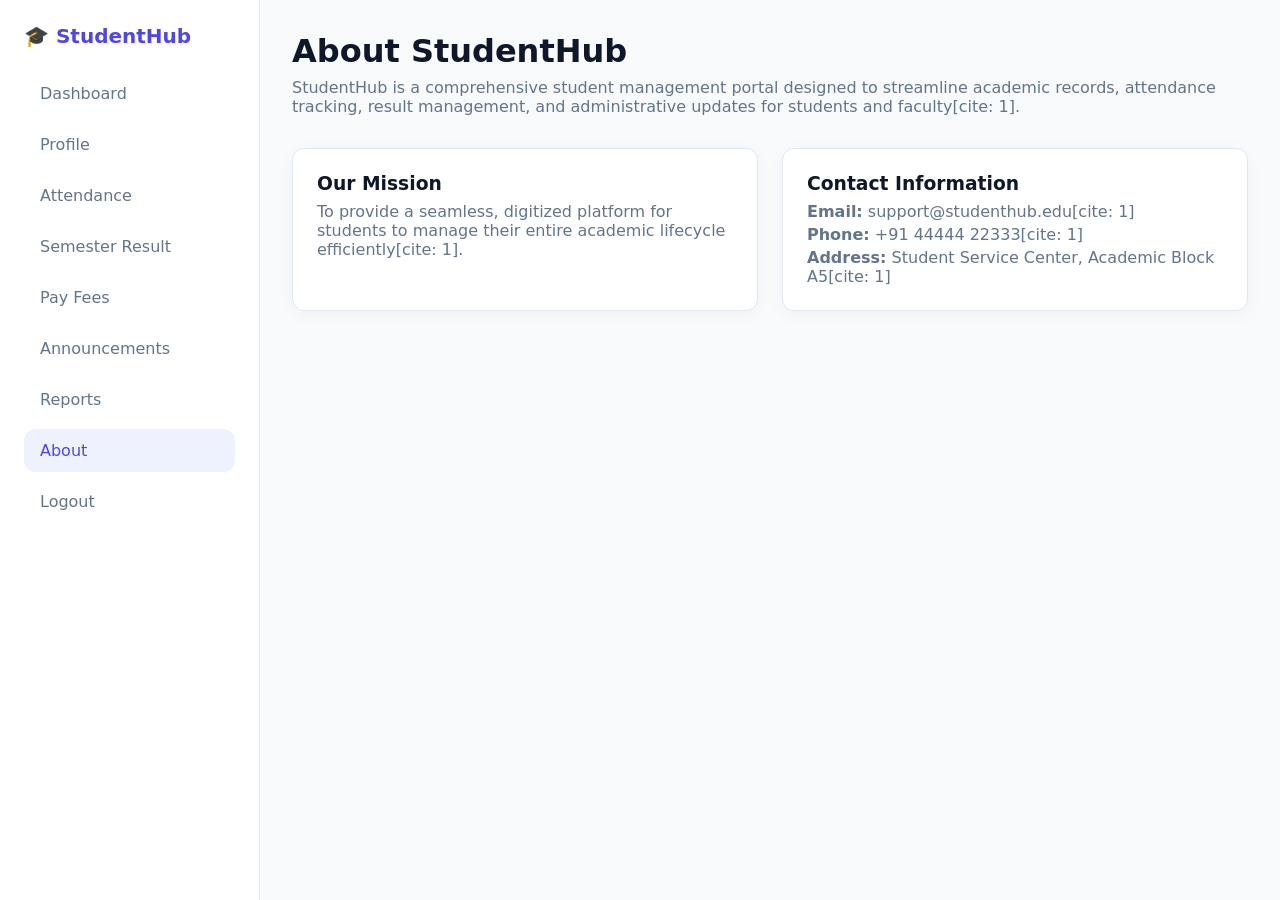
<file: about.html>
<!DOCTYPE html>
<html lang="en">
<head>
  <meta charset="UTF-8">
  <meta name="viewport" content="width=device-width, initial-scale=1.0">
  <title>About - StudentHub</title>
  <link rel="stylesheet" href="assets/css/style.css">
  <script>
    if (localStorage.getItem('theme') === 'dark') {
    document.documentElement.classList.add('dark-theme');
  }
  </script>
</head>
<body>
  <div class="app-container">
    <aside class="sidebar">
      <div class="brand">🎓 StudentHub</div>
      <ul class="nav-links">
        <li><a href="dashboard.html">Dashboard</a></li>
        <li><a href="profile.html">Profile</a></li>
        <li><a href="attendance.html">Attendance</a></li>
        <li><a href="result.html">Semester Result</a></li>
        <li><a href="fees.html">Pay Fees</a></li>
        <li><a href="announcements.html">Announcements</a></li>
        <li><a href="reports.html">Reports</a></li>
        <li><a href="about.html" class="active">About</a></li>
        <li><a href="login.html">Logout</a></li>
      </ul>
    </aside>

    <main class="main-content">
      <h1>About StudentHub</h1>
      <p style="margin-top: 0.5rem; color: var(--text-muted);">
        StudentHub is a comprehensive student management portal designed to streamline academic records, attendance tracking, result management, and administrative updates for students and faculty[cite: 1].
      </p>

      <div class="card-grid" style="margin-top: 2rem;">
        <div class="card">
          <h3>Our Mission</h3>
          <p style="margin-top: 0.5rem; color: var(--text-muted);">
            To provide a seamless, digitized platform for students to manage their entire academic lifecycle efficiently[cite: 1].
          </p>
        </div>

        <div class="card">
          <h3>Contact Information</h3>
          <p style="margin-top: 0.5rem; color: var(--text-muted);"><strong>Email:</strong> support@studenthub.edu[cite: 1]</p>
          <p style="margin-top: 0.25rem; color: var(--text-muted);"><strong>Phone:</strong> +91 44444 22333[cite: 1]</p>
          <p style="margin-top: 0.25rem; color: var(--text-muted);"><strong>Address:</strong> Student Service Center, Academic Block A5[cite: 1]</p>
        </div>
      </div>
    </main>
  </div>
</body>
</html>
</file>
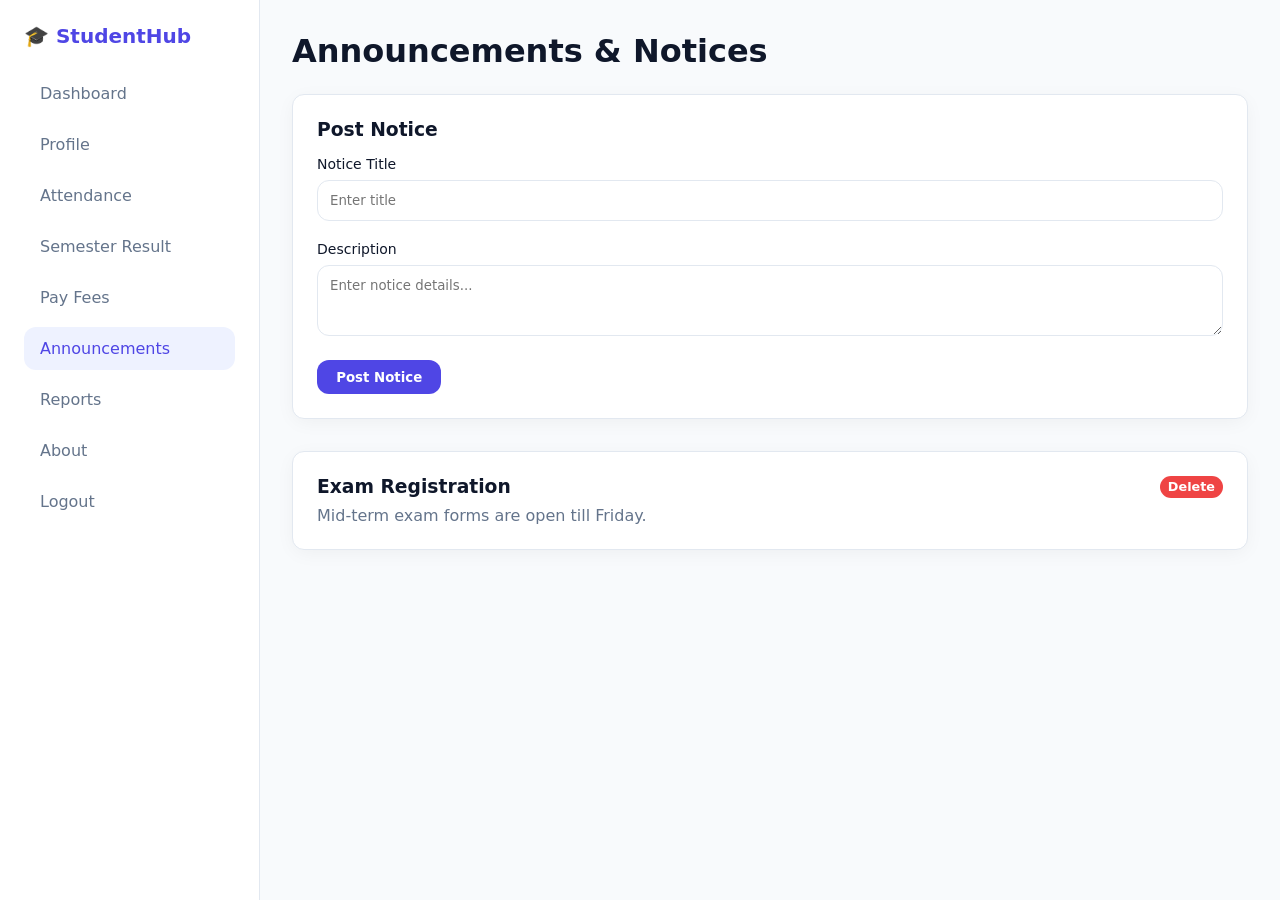
<file: announcements.html>
<!DOCTYPE html>
<html lang="en">
<head>
  <meta charset="UTF-8">
  <meta name="viewport" content="width=device-width, initial-scale=1.0">
  <title>Announcements - StudentHub</title>
  <link rel="stylesheet" href="assets/css/style.css">
</head>
<body>
  <div class="app-container">
    <aside class="sidebar">
      <div class="brand">🎓 StudentHub</div>
      <ul class="nav-links">
        <li><a href="dashboard.html">Dashboard</a></li>
        <li><a href="profile.html">Profile</a></li>
        <li><a href="attendance.html">Attendance</a></li>
        <li><a href="result.html">Semester Result</a></li>
        <li><a href="fees.html">Pay Fees</a></li>
        <li><a href="announcements.html" class="active">Announcements</a></li>
        <li><a href="reports.html">Reports</a></li>
        <li><a href="about.html">About</a></li>
        <li><a href="login.html">Logout</a></li>
      </ul>
    </aside>

    <main class="main-content">
      <h1>Announcements & Notices</h1>

      <div class="card" style="margin-top: 1.5rem;">
        <h3>Post Notice</h3>
        <form id="notice-form" style="margin-top: 1rem;">
          <div class="form-group">
            <label>Notice Title</label>
            <input type="text" id="notice-title" class="form-control" placeholder="Enter title" required>
          </div>
          <div class="form-group">
            <label>Description</label>
            <textarea id="notice-desc" class="form-control" rows="3" placeholder="Enter notice details..." required></textarea>
          </div>
          <button type="submit" class="btn btn-primary">Post Notice</button>
        </form>
      </div>

      <div id="notices-container" style="margin-top: 2rem; display: flex; flex-direction: column; gap: 1rem;">
        <!-- Dynamic Notices -->
      </div>
    </main>
  </div>
   <script>
    let notices = JSON.parse(localStorage.getItem('notices')) || [
      { id: 1, title: 'Exam Registration', desc: 'Mid-term exam forms are open till Friday.' }
    ];

    function renderNotices() {
      const container = document.getElementById('notices-container');
      container.innerHTML = '';
      notices.forEach((n, idx) => {
        container.innerHTML += `
          <div class="card">
            <div style="display:flex; justify-content:space-between; align-items:center;">
              <h3>${n.title}</h3>
              <button class="btn btn-danger" style="padding:0.2rem 0.5rem; font-size:0.8rem;" onclick="deleteNotice(${idx})">Delete</button>
            </div>
            <p style="margin-top: 0.5rem; color: var(--text-muted);">${n.desc}</p>
          </div>
        `;
      });
      localStorage.setItem('notices', JSON.stringify(notices));
    }

    document.getElementById('notice-form').addEventListener('submit', (e) => {
      e.preventDefault();
      const title = document.getElementById('notice-title').value;
      const desc = document.getElementById('notice-desc').value;
      notices.unshift({ id: Date.now(), title, desc });
      renderNotices();
      e.target.reset();
    });

    function deleteNotice(idx) {
      notices.splice(idx, 1);
      renderNotices();
    }

    renderNotices();
    if (localStorage.getItem('theme') === 'dark') {
    document.documentElement.classList.add('dark-theme');
  }
  </script>
</body>
</html>
</file>
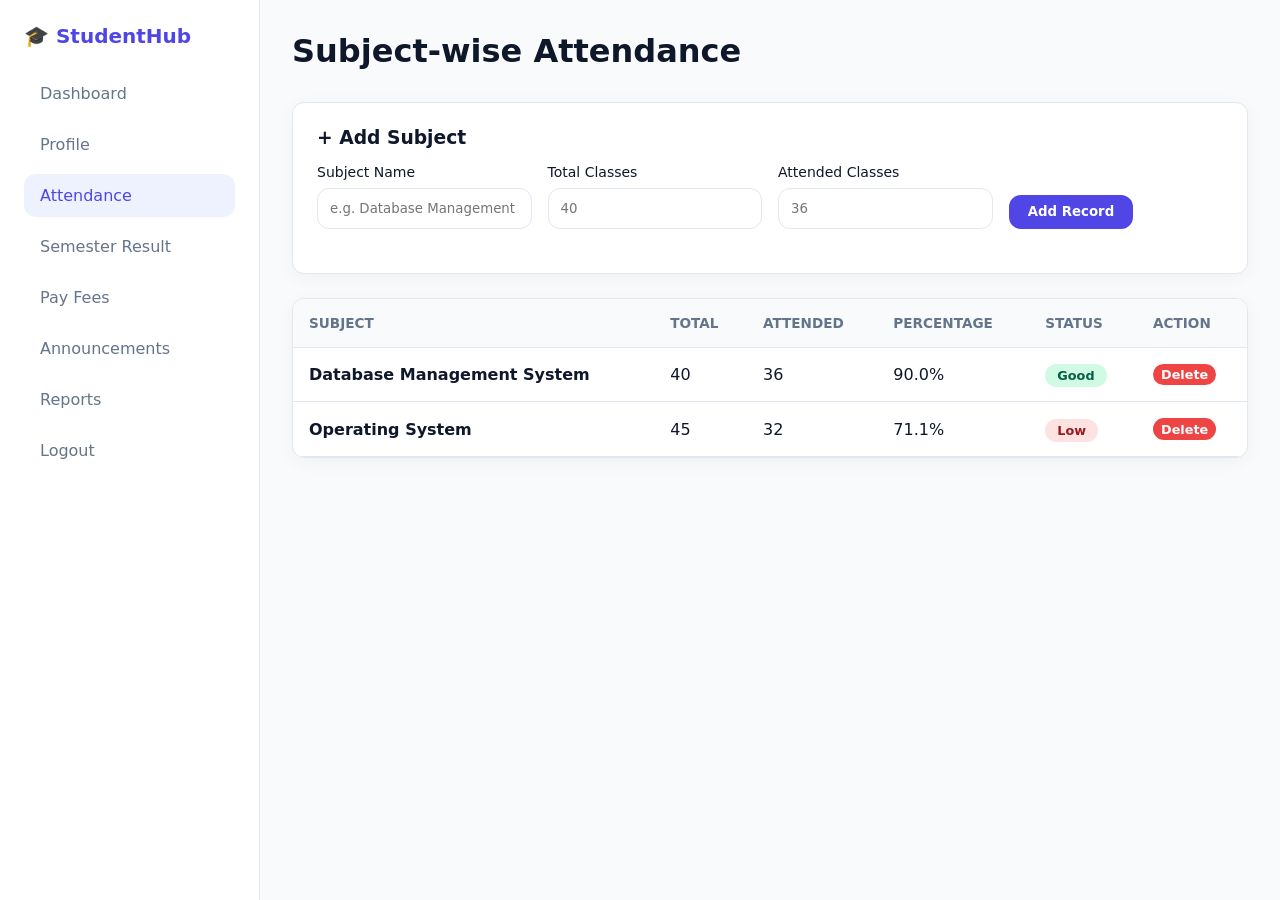
<file: attendance.html>
<!DOCTYPE html>
<html lang="en">
<head>
  <meta charset="UTF-8">
  <meta name="viewport" content="width=device-width, initial-scale=1.0">
  <title>Attendance - StudentHub</title>
  <link rel="stylesheet" href="assets/css/style.css">
</head>
<body>
  <div class="app-container">
    <!-- Sidebar -->
    <aside class="sidebar">
      <div class="brand">🎓 StudentHub</div>
      <ul class="nav-links">
        <li><a href="dashboard.html">Dashboard</a></li>
        <li><a href="profile.html">Profile</a></li>
        <li><a href="attendance.html" class="active">Attendance</a></li>
        <li><a href="result.html">Semester Result</a></li>
        <li><a href="fees.html">Pay Fees</a></li>
        <li><a href="announcements.html">Announcements</a></li>
        <li><a href="reports.html">Reports</a></li>
        <li><a href="login.html">Logout</a></li>
      </ul>
    </aside>

    <!-- Content -->
    <main class="main-content">
      <div class="top-bar">
        <h1>Subject-wise Attendance</h1>
      </div>

      <!-- Add Subject Form Wireframe Form -->
      <div class="card">
        <h3>+ Add Subject</h3>
        <form id="attendance-form" style="display: grid; grid-template-columns: repeat(auto-fit, minmax(200px, 1fr)); gap: 1rem; margin-top: 1rem;">
          <div class="form-group">
            <label>Subject Name</label>
            <input type="text" id="sub-name" class="form-control" required placeholder="e.g. Database Management">
          </div>
          <div class="form-group">
            <label>Total Classes</label>
            <input type="number" id="sub-total" class="form-control" required placeholder="40">
          </div>
          <div class="form-group">
            <label>Attended Classes</label>
            <input type="number" id="sub-attended" class="form-control" required placeholder="36">
          </div>
          <div class="form-group" style="align-self: flex-end;">
            <button type="submit" class="btn btn-primary">Add Record</button>
          </div>
        </form>
      </div>

      <!-- Dynamic Data Table -->
      <div class="table-container">
        <table>
          <thead>
            <tr>
              <th>Subject</th>
              <th>Total</th>
              <th>Attended</th>
              <th>Percentage</th>
              <th>Status</th>
              <th>Action</th>
            </tr>
          </thead>
          <tbody id="attendance-list">
            <!-- Dynamic Data Will Load Here via JavaScript -->
          </tbody>
        </table>
      </div>
    </main>
  </div>

  <script>
    // LocalStorage based Dynamic Handling
    let attendanceData = JSON.parse(localStorage.getItem('attendance')) || [
      { id: 1, name: 'Database Management System', total: 40, attended: 36 },
      { id: 2, name: 'Operating System', total: 45, attended: 32 }
    ];

    function renderTable() {
      const list = document.getElementById('attendance-list');
      list.innerHTML = '';
      
      attendanceData.forEach((item, index) => {
        const pct = ((item.attended / item.total) * 100).toFixed(1);
        const status = pct >= 75 ? 'Good' : 'Low';
        const badgeClass = pct >= 75 ? 'badge-success' : 'badge-danger';

        list.innerHTML += `
          <tr>
            <td><strong>${item.name}</strong></td>
            <td>${item.total}</td>
            <td>${item.attended}</td>
            <td>${pct}%</td>
            <td><span class="badge ${badgeClass}">${status}</span></td>
            <td>
              <button class="btn btn-danger" style="padding: 0.2rem 0.5rem; font-size: 0.8rem;" onclick="deleteRecord(${index})">Delete</button>
            </td>
          </tr>
        `;
      });
      localStorage.setItem('attendance', JSON.stringify(attendanceData));
    }

    document.getElementById('attendance-form').addEventListener('submit', (e) => {
      e.preventDefault();
      const name = document.getElementById('sub-name').value;
      const total = parseInt(document.getElementById('sub-total').value);
      const attended = parseInt(document.getElementById('sub-attended').value);

      attendanceData.push({ id: Date.now(), name, total, attended });
      renderTable();
      e.target.reset();
    });

    function deleteRecord(index) {
      attendanceData.splice(index, 1);
      renderTable();
    }

    renderTable();
    if (localStorage.getItem('theme') === 'dark') {
    document.documentElement.classList.add('dark-theme');
  }
  </script>
</body>
</html>
</file>
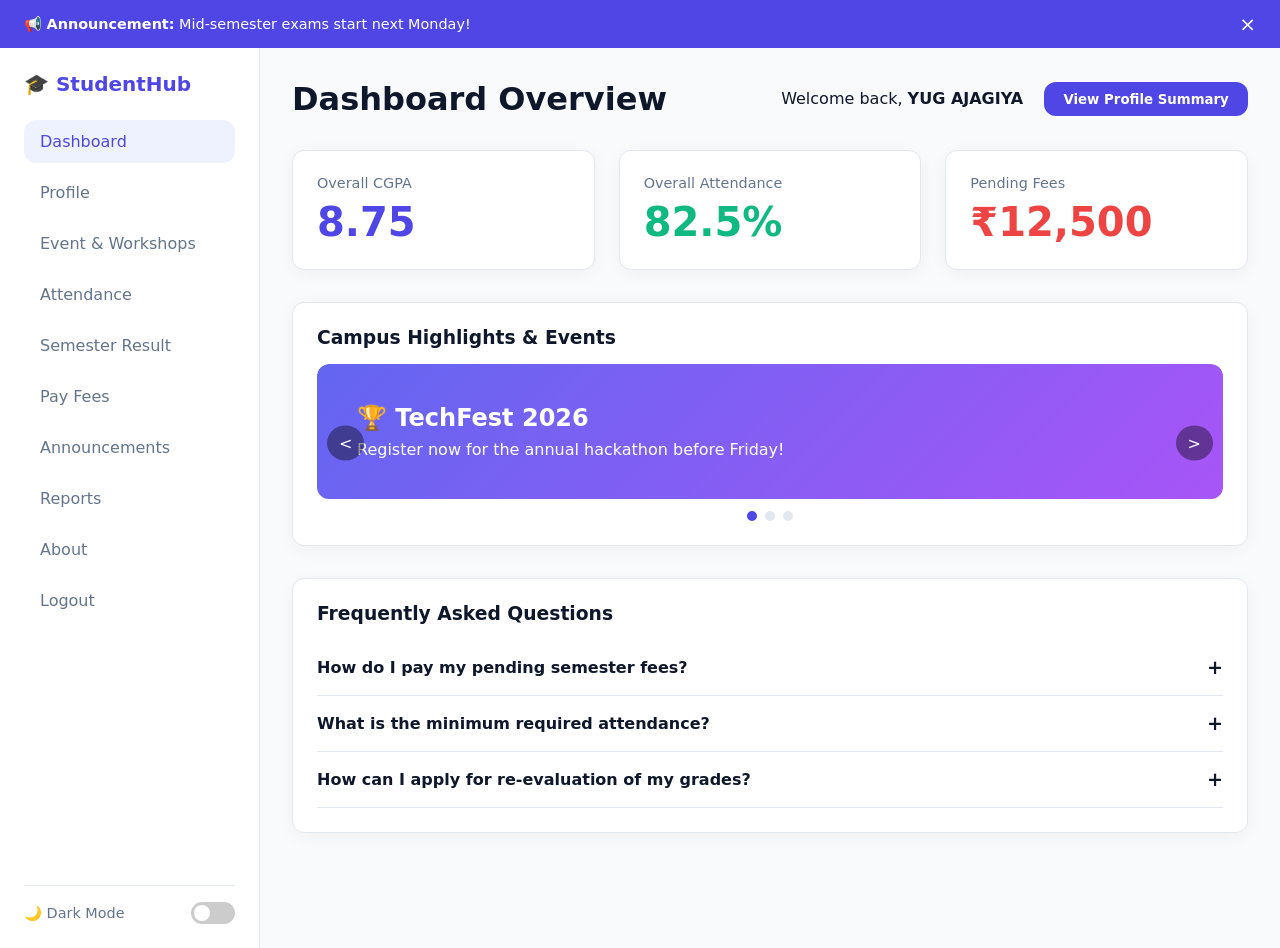
<file: dashboard.html>
<!DOCTYPE html>
<html lang="en">
<head>
  <meta charset="UTF-8">
  <meta name="viewport" content="width=device-width, initial-scale=1.0">
  <title>Dashboard - StudentHub</title>
  <link rel="stylesheet" href="assets/css/style.css">
  
  <!-- Inline script to prevent screen flicker/flash on page navigation -->
  <script>
    (function() {
      if (localStorage.getItem('theme') === 'dark') {
        document.documentElement.classList.add('dark-theme');
      }
    })();
  </script>
</head>
<body>

  <!-- Notification Banner -->
  <div id="notificationBanner" class="notification-banner">
    <span>📢 <strong>Announcement:</strong> Mid-semester exams start next Monday!</span>
    <button id="closeBannerBtn" class="close-banner-btn">&times;</button>
  </div>

  <div class="app-container">
    
    <!-- Mobile Header for Hamburger Menu -->
    <header class="mobile-header">
      <div class="brand">🎓 StudentHub</div>
      <button id="hamburgerBtn" class="hamburger-btn" aria-label="Toggle Navigation">
        ☰
      </button>
    </header>

    <!-- Sidebar -->
    <aside id="sidebar" class="sidebar">
      <div class="brand brand-desktop">🎓 StudentHub</div>
      <ul class="nav-links">
        <li><a href="dashboard.html" class="active">Dashboard</a></li>
        <li><a href="profile.html">Profile</a></li>
        <li><a href="events.html">Event & Workshops</a></li>
        <li><a href="attendance.html">Attendance</a></li>
        <li><a href="result.html">Semester Result</a></li>
        <li><a href="fees.html">Pay Fees</a></li>
        <li><a href="announcements.html">Announcements</a></li>
        <li><a href="reports.html">Reports</a></li>
        <li><a href="about.html">About</a></li>
        <li><a href="login.html">Logout</a></li>
       

      </ul>
      
      <!-- Theme Switcher Toggle -->
      <div class="theme-toggle-container">
        <span>🌙 Dark Mode</span>
        <label class="switch">
          <input type="checkbox" id="themeToggle">
          <span class="slider round"></span>
        </label>
      </div>
    </aside>

    <main class="main-content">
      <div class="top-bar">
        <h1>Dashboard Overview</h1>
        <div class="top-bar-right">
          <span>Welcome back, <strong>YUG AJAGIYA</strong></span>
          <button id="openModalBtn" class="btn btn-primary" style="margin-left: 1rem;">View Profile Summary</button>
        </div>
      </div>

      <!-- Stats Cards -->
      <div class="card-grid">
        <div class="card">
          <p style="color: var(--text-muted); font-size: 0.9rem;">Overall CGPA</p>
          <h2 style="font-size: 2.5rem; color: var(--primary); margin-top: 0.5rem;">8.75</h2>
        </div>
        <div class="card">
          <p style="color: var(--text-muted); font-size: 0.9rem;">Overall Attendance</p>
          <h2 style="font-size: 2.5rem; color: var(--success); margin-top: 0.5rem;">82.5%</h2>
        </div>
        <div class="card">
          <p style="color: var(--text-muted); font-size: 0.9rem;">Pending Fees</p>
          <h2 style="font-size: 2.5rem; color: var(--danger); margin-top: 0.5rem;">₹12,500</h2>
        </div>
      </div>

      <!-- Image/Content Slider -->
      <div class="card" style="margin-bottom: 2rem;">
        <h3>Campus Highlights & Events</h3>
        <div class="slider-container">
          <div class="slider-track" id="sliderTrack">
            <div class="slide active">
              <div class="slide-content" style="background: linear-gradient(135deg, #6366f1, #a855f7); color: white;">
                <h4>🏆 TechFest 2026</h4>
                <p>Register now for the annual hackathon before Friday!</p>
              </div>
            </div>
            <div class="slide">
              <div class="slide-content" style="background: linear-gradient(135deg, #06b6d4, #3b82f6); color: white;">
                <h4>📚 Library Extended Hours</h4>
                <p>Library is open 24/7 during exam weeks.</p>
              </div>
            </div>
            <div class="slide">
              <div class="slide-content" style="background: linear-gradient(135deg, #10b981, #059669); color: white;">
                <h4>⚽ Sports Meet Registration</h4>
                <p>Inter-department tournaments begin next month.</p>
              </div>
            </div>
          </div>
          <button class="slider-btn prev-btn" id="prevSlide">&lt;</button>
          <button class="slider-btn next-btn" id="nextSlide">&gt;</button>
          <div class="slider-indicators" id="sliderIndicators"></div>
        </div>
      </div>

      <!-- Collapsible FAQ Section -->
      <div class="card">
        <h3>Frequently Asked Questions</h3>
        <div class="faq-container" style="margin-top: 1rem;">
          <div class="faq-item">
            <button class="faq-question">How do I pay my pending semester fees? <span class="faq-icon">+</span></button>
            <div class="faq-answer">
              <p>Navigate to the "Pay Fees" section in the sidebar. You can make payments online via UPI, Credit/Debit cards, or Net Banking.</p>
            </div>
          </div>
          <div class="faq-item">
            <button class="faq-question">What is the minimum required attendance? <span class="faq-icon">+</span></button>
            <div class="faq-answer">
              <p>Students must maintain at least 75% attendance overall to be eligible to appear for the end-semester examinations.</p>
            </div>
          </div>
          <div class="faq-item">
            <button class="faq-question">How can I apply for re-evaluation of my grades? <span class="faq-icon">+</span></button>
            <div class="faq-answer">
              <p>Go to the "Semester Result" tab, select your current semester, and click on "Apply for Re-evaluation" within 15 days of result declaration.</p>
            </div>
          </div>
        </div>
      </div>
    </main>
  </div>

  <!-- Modal Popup -->
  <div id="customModal" class="modal-overlay">
    <div class="modal-content">
      <div class="modal-header">
        <h3>Student Profile Summary</h3>
        <button id="closeModalBtn" class="close-modal-btn">&times;</button>
      </div>
      <div class="modal-body">
        <p><strong>Name:</strong> YUG AJAGIYA</p>
        <p><strong>Student ID:</strong> D26DCE151</p>
        <p><strong>Program:</strong> B.Tech - Computer Engineering</p>
        <p><strong>Status:</strong> Active Student</p>
      </div>
      <div class="modal-footer">
        <button id="modalActionBtn" class="btn btn-primary">Close</button>
      </div>
    </div>
  </div>

  <script src="assets/js/script.js"></script>
</body>
</html>
</file>
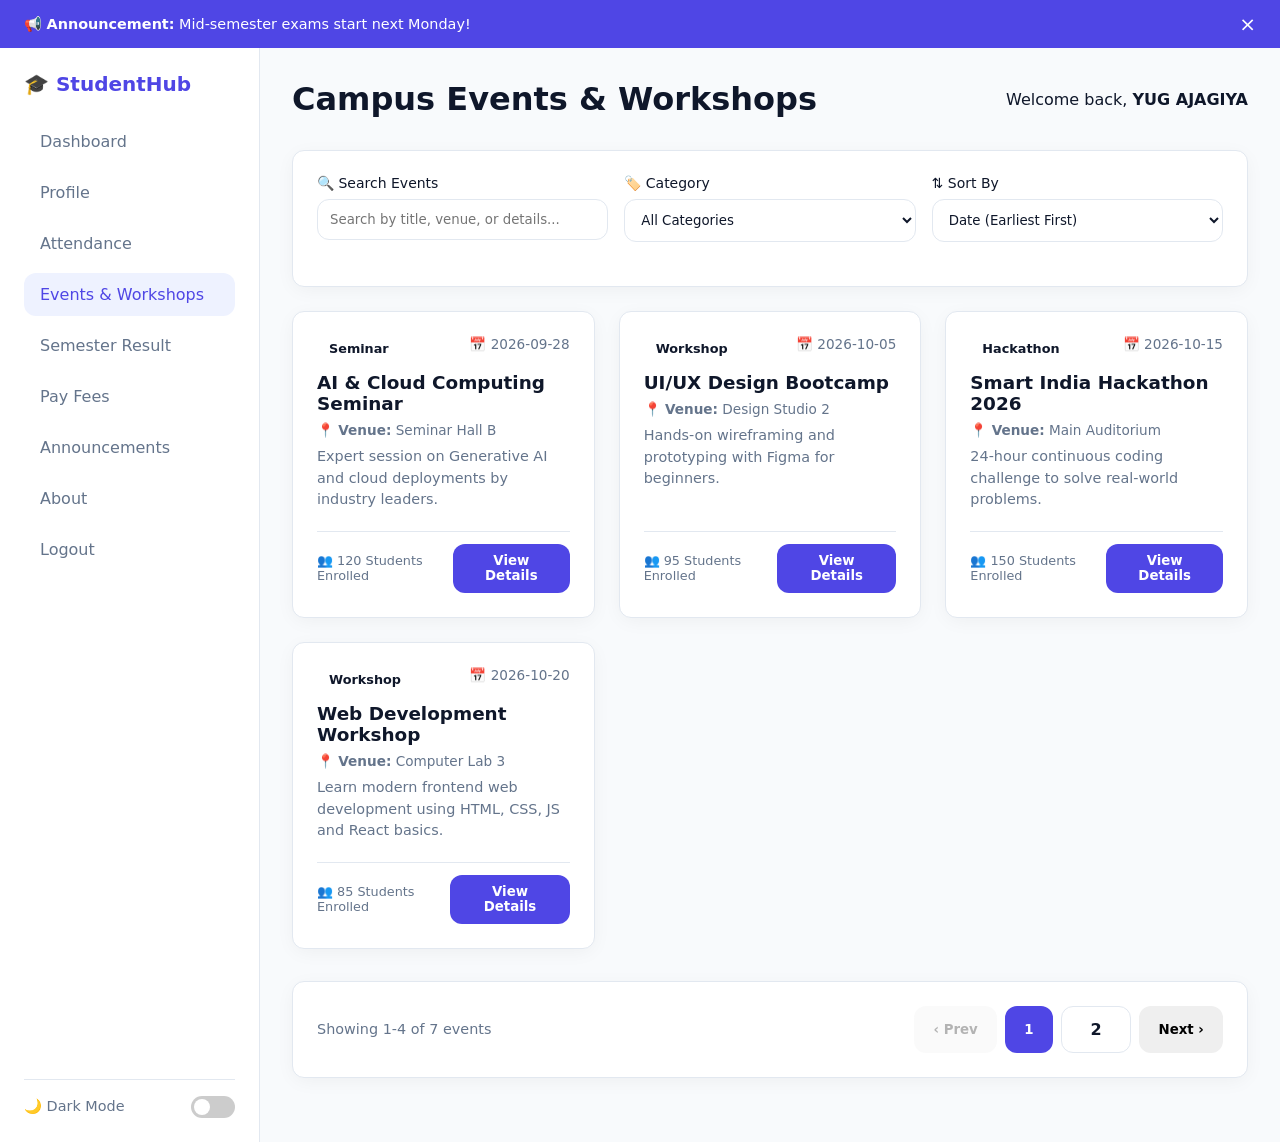
<file: events.html>
<!DOCTYPE html>
<html lang="en">
<head>
  <meta charset="UTF-8">
  <meta name="viewport" content="width=device-width, initial-scale=1.0">
  <title>Campus Events - StudentHub</title>
  <link rel="stylesheet" href="assets/css/style.css">
  <script>
    (function() {
      if (localStorage.getItem('theme') === 'dark') {
        document.documentElement.classList.add('dark-theme');
      }
    })();
  </script>
</head>
<body>

  <!-- Notification Banner -->
  <div id="notificationBanner" class="notification-banner">
    <span>📢 <strong>Announcement:</strong> Mid-semester exams start next Monday!</span>
    <button id="closeBannerBtn" class="close-banner-btn">&times;</button>
  </div>

  <div class="app-container">
    
    <!-- Mobile Header -->
    <header class="mobile-header">
      <div class="brand">🎓 StudentHub</div>
      <button id="hamburgerBtn" class="hamburger-btn" aria-label="Toggle Navigation">☰</button>
    </header>

    <!-- Sidebar Navigation -->
    <aside id="sidebar" class="sidebar">
      <div class="brand brand-desktop">🎓 StudentHub</div>
      <ul class="nav-links">
        <li><a href="dashboard.html">Dashboard</a></li>
        <li><a href="profile.html">Profile</a></li>
        <li><a href="attendance.html">Attendance</a></li>
        <li><a href="events.html" class="active">Events & Workshops</a></li>
        <li><a href="result.html">Semester Result</a></li>
        <li><a href="fees.html">Pay Fees</a></li>
        <li><a href="announcements.html">Announcements</a></li>
        <li><a href="about.html">About</a></li>
        <li><a href="login.html">Logout</a></li>
      </ul>
      
      <!-- Theme Switcher -->
      <div class="theme-toggle-container">
        <span>🌙 Dark Mode</span>
        <label class="switch">
          <input type="checkbox" id="themeToggle">
          <span class="slider round"></span>
        </label>
      </div>
    </aside>

    <!-- Main Content Area -->
    <main class="main-content">
      <div class="top-bar">
        <h1>Campus Events & Workshops</h1>
        <div class="top-bar-right">
          <span>Welcome back, <strong>YUG AJAGIYA</strong></span>
        </div>
      </div>

      <!-- Search, Filter & Sort Controls -->
      <div class="card controls-card">
        <div class="controls-grid">
          
          <!-- Search Input -->
          <div class="form-group">
            <label for="searchInput">🔍 Search Events</label>
            <input type="text" id="searchInput" class="form-control" placeholder="Search by title, venue, or details...">
          </div>

          <!-- Category Filter -->
          <div class="form-group">
            <label for="categoryFilter">🏷️ Category</label>
            <select id="categoryFilter" class="form-control">
              <option value="All">All Categories</option>
              <option value="Hackathon">Hackathon</option>
              <option value="Workshop">Workshop</option>
              <option value="Sports">Sports</option>
              <option value="Cultural">Cultural</option>
              <option value="Seminar">Seminar</option>
            </select>
          </div>

          <!-- Sort Select -->
          <div class="form-group">
            <label for="sortBy">⇅ Sort By</label>
            <select id="sortBy" class="form-control">
              <option value="date-asc">Date (Earliest First)</option>
              <option value="date-desc">Date (Latest First)</option>
              <option value="title-asc">Title (A - Z)</option>
              <option value="popular">Popularity (Most Enrolled)</option>
            </select>
          </div>

        </div>
      </div>

      <!-- Events Grid Container -->
      <div id="eventsContainer" class="card-grid">
        <p class="loading-text">Loading campus events...</p>
      </div>

      <!-- Pagination Controls -->
      <div class="pagination-wrapper card">
        <div class="pagination-info" id="paginationInfo">Showing 0 of 0 events</div>
        <div class="pagination-controls" id="paginationControls">
          <!-- Page buttons generated via JavaScript -->
        </div>
      </div>

    </main>
  </div>

  <!-- Event Details Modal Popup -->
  <div id="customModal" class="modal-overlay">
    <div class="modal-content">
      <div class="modal-header">
        <h3 id="modalTitle">Event Title</h3>
        <button id="closeModalBtn" class="close-modal-btn">&times;</button>
      </div>
      <div class="modal-body" id="modalBody">
        <!-- Event details loaded dynamically -->
      </div>
      <div class="modal-footer">
        <button id="modalActionBtn" class="btn btn-primary">Register Now</button>
      </div>
    </div>
  </div>

  <script src="assets/js/script.js"></script>
</body>
</html>
</file>
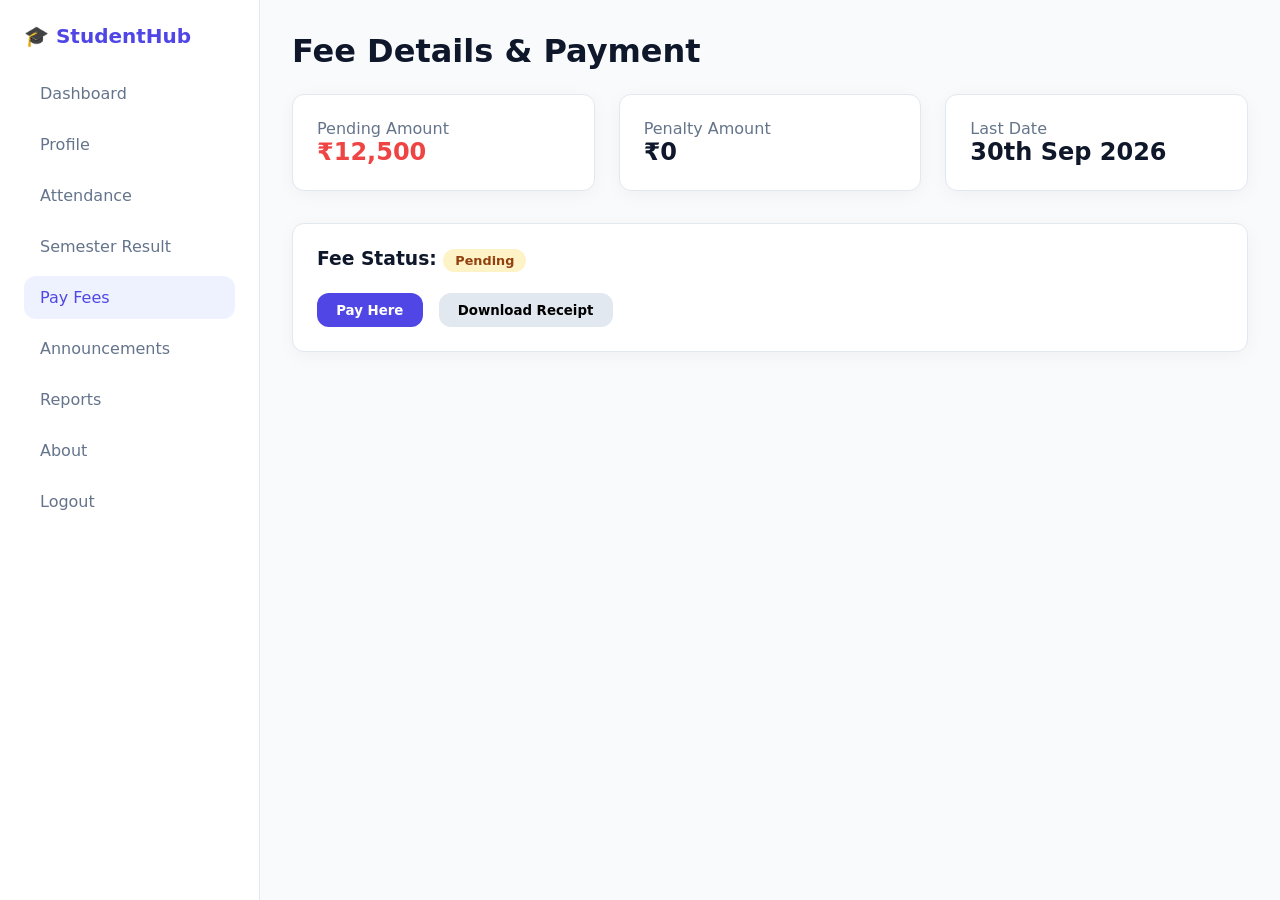
<file: fees.html>
<!DOCTYPE html>
<html lang="en">
<head>
  <meta charset="UTF-8">
  <meta name="viewport" content="width=device-width, initial-scale=1.0">
  <title>Pay Fees - StudentHub</title>
  <link rel="stylesheet" href="assets/css/style.css">
</head>
<body>
  <div class="app-container">
    <aside class="sidebar">
      <div class="brand">🎓 StudentHub</div>
      <ul class="nav-links">
        <li><a href="dashboard.html">Dashboard</a></li>
        <li><a href="profile.html">Profile</a></li>
        <li><a href="attendance.html">Attendance</a></li>
        <li><a href="result.html">Semester Result</a></li>
        <li><a href="fees.html" class="active">Pay Fees</a></li>
        <li><a href="announcements.html">Announcements</a></li>
        <li><a href="reports.html">Reports</a></li>
        <li><a href="about.html">About</a></li>
        <li><a href="login.html">Logout</a></li>
      </ul>
    </aside>

    <main class="main-content">
      <h1>Fee Details & Payment</h1>

      <div class="card-grid" style="margin-top: 1.5rem;">
        <div class="card">
          <p style="color: var(--text-muted);">Pending Amount</p>
          <h2 style="color: var(--danger);" id="pending-amt">₹12,500</h2>
        </div>
        <div class="card">
          <p style="color: var(--text-muted);">Penalty Amount</p>
          <h2>₹0</h2>
        </div>
        <div class="card">
          <p style="color: var(--text-muted);">Last Date</p>
          <h2>30th Sep 2026</h2>
        </div>
      </div>

      <div class="card">
        <h3>Fee Status: <span class="badge badge-warning" id="status-badge">Pending</span></h3>
        <div style="margin-top: 1.5rem; display: flex; gap: 1rem;">
          <button class="btn btn-primary" id="pay-btn" onclick="payFees()">Pay Here</button>
          <button class="btn" style="background:#e2e8f0;" onclick="alert('Downloading Receipt...')">Download Receipt</button>
        </div>
      </div>
    </main>
  </div>

  <script>
    function payFees() {
      document.getElementById('pending-amt').innerText = '₹0';
      const badge = document.getElementById('status-badge');
      badge.innerText = 'Paid';
      badge.className = 'badge badge-success';
      document.getElementById('pay-btn').disabled = true;
      alert('Payment successful!');
    }
    if (localStorage.getItem('theme') === 'dark') {
    document.documentElement.classList.add('dark-theme');
  }
  </script>
</body>
</html>
</file>
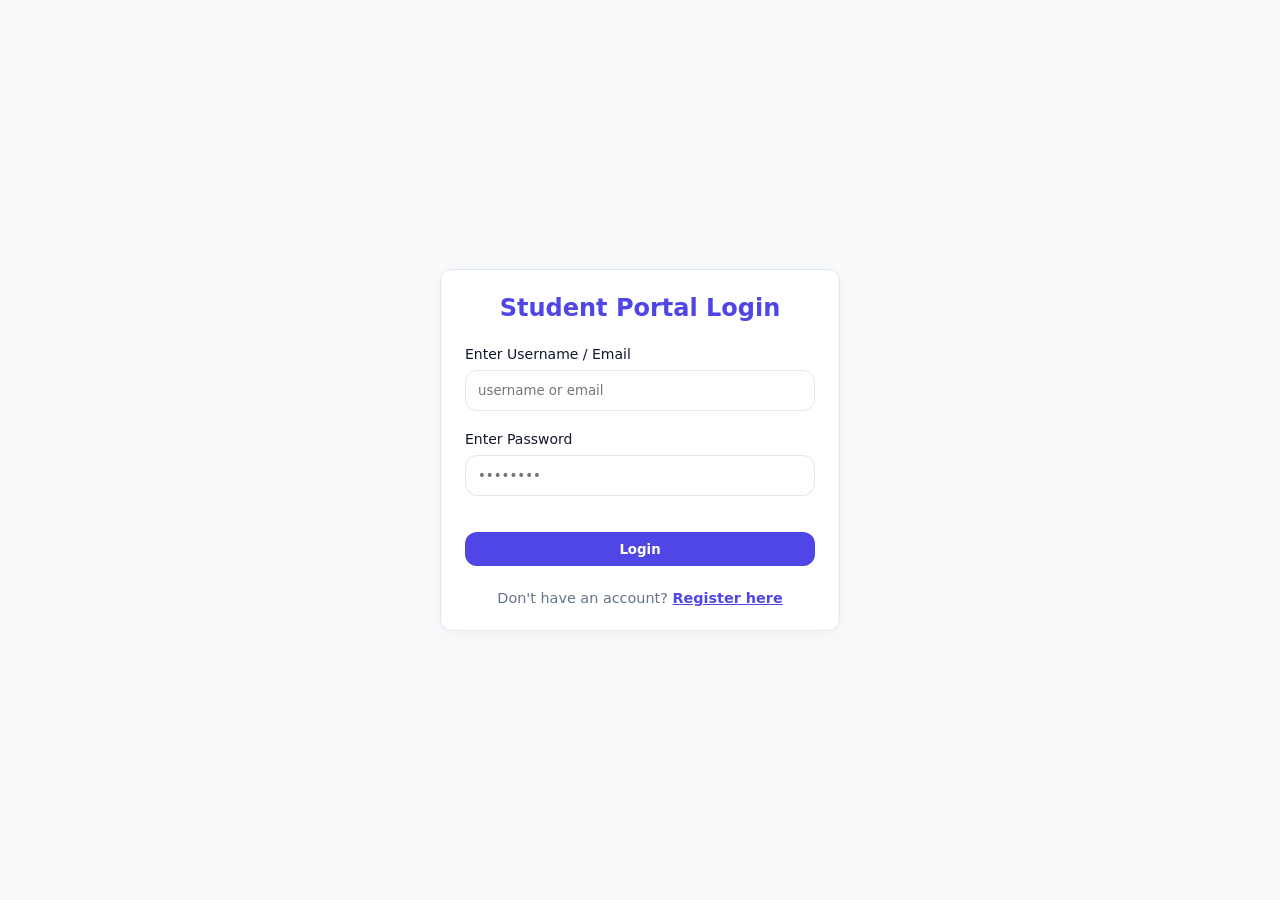
<file: login.html>
<!DOCTYPE html>
<html lang="en">
<head>
  <meta charset="UTF-8">
  <meta name="viewport" content="width=device-width, initial-scale=1.0">
  <title>Login - StudentHub</title>
  <link rel="stylesheet" href="assets/css/style.css">
  <script>
    if (localStorage.getItem('theme') === 'dark') {
    document.documentElement.classList.add('dark-theme');
  }
  </script>
</head>
<body style="display:flex; align-items:center; justify-content:center; min-height:100vh;">
  <div class="card" style="width: 100%; max-width: 400px;">
    <h2 style="margin-bottom: 1.5rem; text-align: center; color: var(--primary);">Student Portal Login</h2>
    <form id="login-form" onsubmit="event.preventDefault(); window.location.href='dashboard.html';">
      <div class="form-group">
        <label>Enter Username / Email</label>
        <input type="text" class="form-control" placeholder="username or email" required>
      </div>
      <div class="form-group">
        <label>Enter Password</label>
        <input type="password" class="form-control" placeholder="••••••••" required>
      </div>
      <button type="submit" class="btn btn-primary" style="width: 100%; justify-content: center; margin-top: 1rem;">Login</button>
    </form>
    <p style="text-align: center; margin-top: 1.5rem; font-size: 0.9rem; color: var(--text-muted);">
      Don't have an account? <a href="register.html" style="color: var(--primary); font-weight: 600;">Register here</a>
    </p>
  </div>
</body>
</html>
</file>
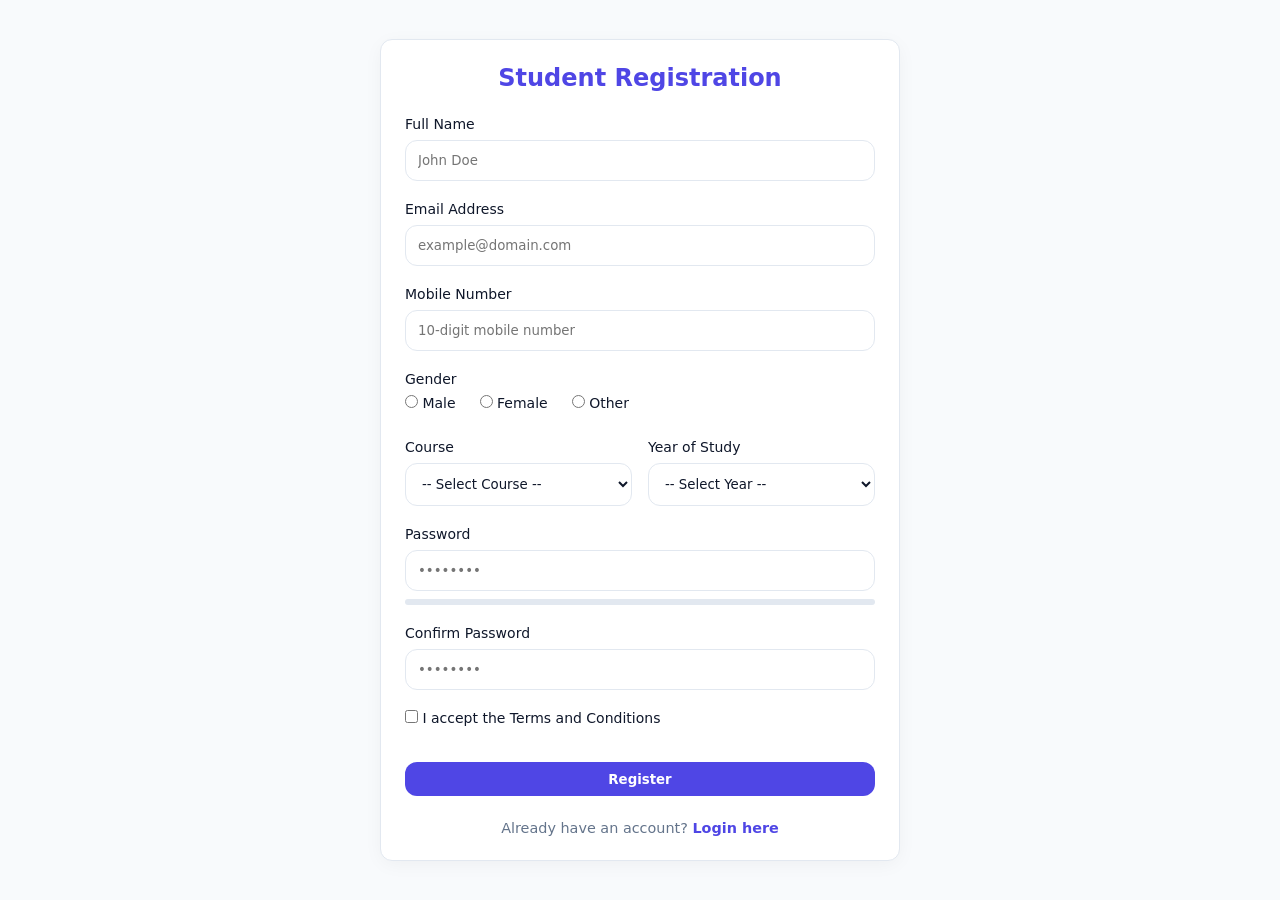
<file: register.html>
<!DOCTYPE html> 
<html lang="en"> 
<head> 
  <meta charset="UTF-8"> 
  <meta name="viewport" content="width=device-width, initial-scale=1.0"> 
  <title>Register - StudentHub</title> 
  <link rel="stylesheet" href="assets/css/style.css"> 
  <script>
    if (localStorage.getItem('theme') === 'dark') {
    document.documentElement.classList.add('dark-theme');
  }
  </script>
</head> 
<body class="auth-body"> 
  <div class="card auth-card"> 
    <h2 class="auth-title">Student Registration</h2> 
     
    <form id="register-form" novalidate> 
       
      <!-- Full Name --> 
      <div class="form-group"> 
        <label for="fullName">Full Name</label> 
        <input type="text" id="fullName" class="form-control" placeholder="John Doe"> 
        <span class="error-msg" id="nameError">Name must be at least 3 characters long (letters only).</span> 
      </div> 
 
      <!-- Email Address --> 
      <div class="form-group"> 
        <label for="email">Email Address</label> 
        <input type="email" id="email" class="form-control" placeholder="example@domain.com"> 
        <span class="error-msg" id="emailError">Please enter a valid email address.</span> 
      </div> 
 
      <!-- Mobile Number --> 
      <div class="form-group"> 
        <label for="mobile">Mobile Number</label> 
        <input type="tel" id="mobile" class="form-control" placeholder="10-digit mobile number"> 
        <span class="error-msg" id="mobileError">Please enter a valid 10-digit mobile number.</span> 
      </div> 
 
      <!-- Gender --> 
      <div class="form-group"> 
        <label>Gender</label> 
        <div class="radio-group"> 
          <label class="radio-label"><input type="radio" name="gender" value="Male"> Male</label> 
          <label class="radio-label"><input type="radio" name="gender" value="Female"> Female</label> 
          <label class="radio-label"><input type="radio" name="gender" value="Other"> Other</label> 
        </div> 
        <span class="error-msg" id="genderError">Please select your gender.</span> 
      </div> 
 
      <!-- Course & Year (Row) --> 
      <div class="form-row"> 
        <div class="form-group"> 
          <label for="course">Course</label> 
          <select id="course" class="form-control"> 
            <option value="">-- Select Course --</option> 
            <option value="B.Tech">B.Tech</option>
            <option value="M.Tech">M.Tech</option>
            <option value="B.Sc">B.Sc</option>
            <option value="M.Sc">M.Sc</option>
            <option value="BCA">BCA</option>
            <option value="MCA">MCA</option>
          </select>
          <span class="error-msg" id="courseError">Select a course.</span>
        </div>
 
        <div class="form-group">
          <label for="year">Year of Study</label>
          <select id="year" class="form-control">
            <option value="">-- Select Year --</option>
            <option value="1st Year">1st Year</option>
            <option value="2nd Year">2nd Year</option>
            <option value="3rd Year">3rd Year</option>
            <option value="4th Year">4th Year</option>
          </select>
          <span class="error-msg" id="yearError">Select year.</span>
        </div>
      </div>
 
      <!-- Password (WITH STRENGTH METER) -->
      <div class="form-group">
        <label for="password">Password</label>
        <input type="password" id="password" class="form-control" placeholder="••••••••">
        <div class="strength-meter-container">
          <div class="strength-meter-bar" id="strengthBar"></div>
        </div>
        <small class="strength-text" id="strengthText"></small>
        <span class="error-msg" id="passwordError">Min 8 chars, 1 uppercase, 1 number & 1 special char required.</span>
      </div>
 
      <!-- Confirm Password --> 
      <div class="form-group">
        <label for="confirmPassword">Confirm Password</label>
        <input type="password" id="confirmPassword" class="form-control" placeholder="••••••••">
        <span class="error-msg" id="confirmPasswordError">Passwords do not match.</span>
      </div>
 
      <!-- Terms Acceptance -->
      <div class="form-group">
        <label class="checkbox-label">
          <input type="checkbox" id="terms">
          I accept the Terms and Conditions 
        </label>
        <span class="error-msg" id="termsError">You must accept the terms to register.</span>
      </div>
 
      <button type="submit" class="btn btn-primary btn-block">Register</button>
    </form>
 
    <p class="auth-footer-text">
      Already have an account? <a href="login.html" class="auth-link">Login here</a>
    </p>
  </div>
 
  <script src="assets/js/script.js"></script>
</body>
</html>
</file>
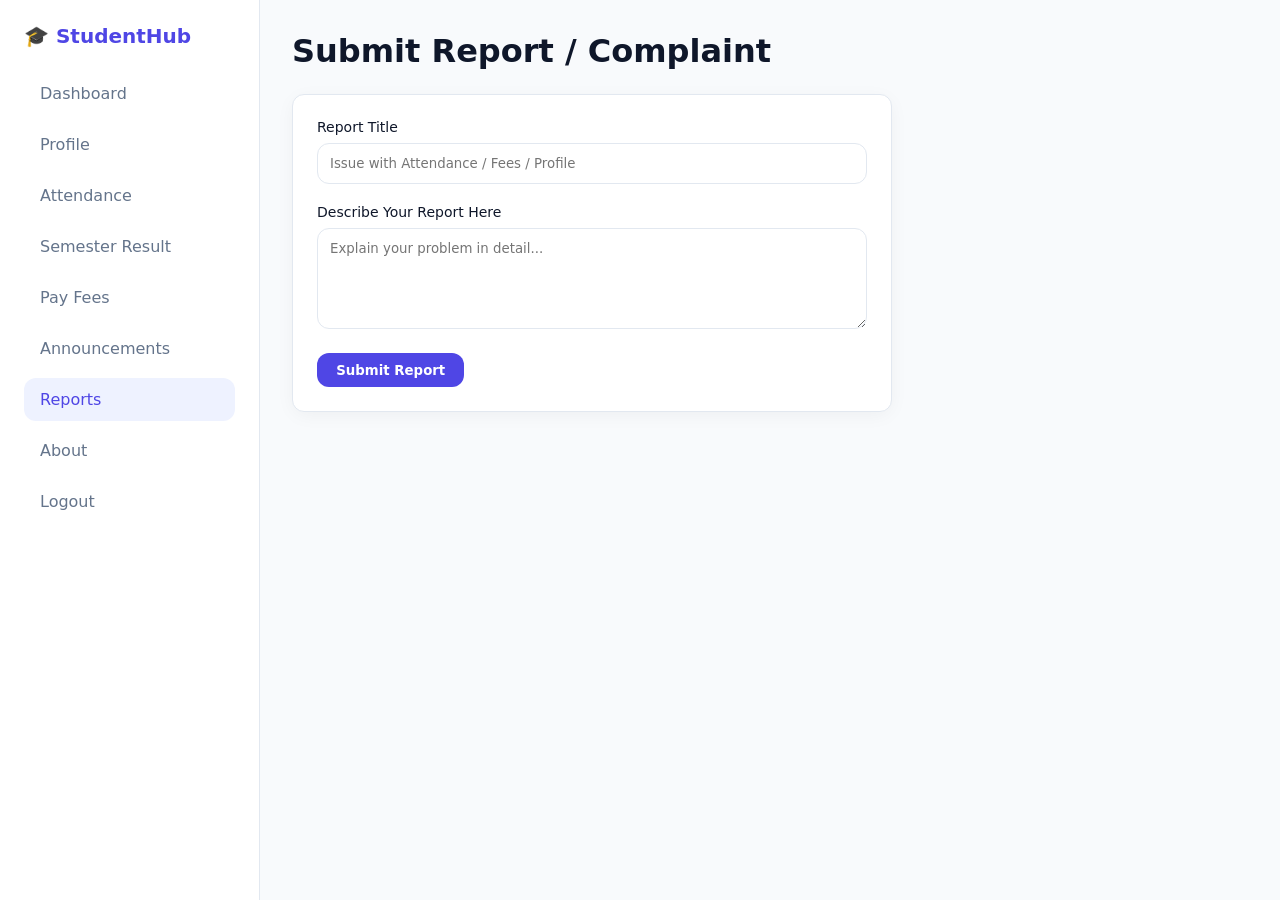
<file: reports.html>
<!DOCTYPE html>
<html lang="en">
<head>
  <meta charset="UTF-8">
  <meta name="viewport" content="width=device-width, initial-scale=1.0">
  <title>Reports - StudentHub</title>
  <link rel="stylesheet" href="assets/css/style.css">
  <script>
    if (localStorage.getItem('theme') === 'dark') {
    document.documentElement.classList.add('dark-theme');
  }
  </script>
</head>
<body>
  <div class="app-container">
    <aside class="sidebar">
      <div class="brand">🎓 StudentHub</div>
      <ul class="nav-links">
        <li><a href="dashboard.html">Dashboard</a></li>
        <li><a href="profile.html">Profile</a></li>
        <li><a href="attendance.html">Attendance</a></li>
        <li><a href="result.html">Semester Result</a></li>
        <li><a href="fees.html">Pay Fees</a></li>
        <li><a href="announcements.html">Announcements</a></li>
        <li><a href="reports.html" class="active">Reports</a></li>
        <li><a href="about.html">About</a></li>
        <li><a href="login.html">Logout</a></li>
      </ul>
    </aside>

    <main class="main-content">
      <h1>Submit Report / Complaint</h1>

      <div class="card" style="margin-top: 1.5rem; max-width: 600px;">
        <form onsubmit="event.preventDefault(); alert('Report submitted successfully!'); this.reset();">
          <div class="form-group">
            <label>Report Title</label>
            <input type="text" class="form-control" placeholder="Issue with Attendance / Fees / Profile" required>
          </div>
          <div class="form-group">
            <label>Describe Your Report Here</label>
            <textarea class="form-control" rows="5" placeholder="Explain your problem in detail..." required></textarea>
          </div>
          <button type="submit" class="btn btn-primary">Submit Report</button>
        </form>
      </div>
    </main>
  </div>
</body>
</html>
</file>
<file: assets/css/style.css>
/* Custom CSS Variables with Dark Theme Support */ 
:root { 
  --primary: #4f46e5; 
  --primary-hover: #4338ca; 
  --secondary: #06b6d4; 
  --bg-main: #f8fafc; 
  --surface: #ffffff; 
  --text-dark: #0f172a; 
  --text-muted: #64748b; 
  --border: #e2e8f0; 
  --success: #10b981; 
  --danger: #ef4444; 
  --warning: #f59e0b; 
  --radius: 12px; 
  --shadow: 0 4px 20px -2px rgba(0, 0, 0, 0.05); 
  --font-main: 'Inter', system-ui, -apple-system, sans-serif; 
} 

/* Global Dark Theme Variables Override */
html.dark-theme {
  --bg-main: #0f172a;
  --surface: #1e293b;
  --text-dark: #f8fafc;
  --text-muted: #94a3b8;
  --border: #334155;
  --shadow: 0 4px 20px -2px rgba(0, 0, 0, 0.3);
}

* { 
  box-sizing: border-box; 
  margin: 0; 
  padding: 0; 
  font-family: var(--font-main); 
} 

body { 
  background-color: var(--bg-main); 
  color: var(--text-dark); 
  min-height: 100vh; 
  display: flex; 
  flex-direction: column; 
  transition: background-color 0.3s ease, color 0.3s ease;
} 

/* Auth Pages Centering Setup */ 
.auth-body { 
  display: flex; 
  align-items: center; 
  justify-content: center; 
  min-height: 100vh; 
  padding: 2rem 1rem; 
} 

.auth-card { 
  width: 100%; 
  max-width: 520px; 
} 

.auth-title { 
  margin-bottom: 1.5rem; 
  text-align: center; 
  color: var(--primary); 
} 

.auth-footer-text { 
  text-align: center; 
  margin-top: 1.5rem; 
  font-size: 0.9rem; 
  color: var(--text-muted); 
} 

.auth-link { 
  color: var(--primary); 
  font-weight: 600; 
  text-decoration: none; 
} 

.auth-link:hover { 
  text-decoration: underline; 
} 

/* Notification Banner */
.notification-banner {
  background: var(--primary);
  color: white;
  padding: 0.75rem 1.5rem;
  display: flex;
  justify-content: space-between;
  align-items: center;
  font-size: 0.9rem;
}

.close-banner-btn {
  background: transparent;
  border: none;
  color: white;
  font-size: 1.25rem;
  cursor: pointer;
}

/* Layout Architecture & Mobile Header */
.app-container { 
  display: flex; 
  min-height: 100vh; 
} 

.mobile-header {
  display: none;
  background: var(--surface);
  border-bottom: 1px solid var(--border);
  padding: 1rem;
  justify-content: space-between;
  align-items: center;
}

.hamburger-btn {
  background: none;
  border: none;
  font-size: 1.5rem;
  color: var(--text-dark);
  cursor: pointer;
}

/* Sidebar Navigation */ 
.sidebar { 
  width: 260px; 
  background: var(--surface); 
  border-right: 1px solid var(--border); 
  padding: 1.5rem; 
  display: flex; 
  flex-direction: column; 
  gap: 1.5rem; 
  transition: transform 0.3s ease;
} 

.brand { 
  display: flex; 
  align-items: center; 
  gap: 0.75rem; 
  font-size: 1.25rem; 
  font-weight: 700; 
  color: var(--primary); 
} 

.nav-links { 
  list-style: none; 
  display: flex; 
  flex-direction: column; 
  gap: 0.5rem; 
} 

.nav-links a { 
  display: flex; 
  align-items: center; 
  gap: 0.75rem; 
  padding: 0.75rem 1rem; 
  color: var(--text-muted); 
  text-decoration: none; 
  border-radius: var(--radius); 
  font-weight: 500; 
  transition: all 0.2s ease; 
} 

.nav-links a:hover, .nav-links a.active { 
  background: #eef2ff; 
  color: var(--primary); 
} 

html.dark-theme .nav-links a:hover, 
html.dark-theme .nav-links a.active {
  background: #334155;
  color: #818cf8;
}

/* Theme Toggle Switch */
.theme-toggle-container {
  margin-top: auto;
  display: flex;
  align-items: center;
  justify-content: space-between;
  padding-top: 1rem;
  border-top: 1px solid var(--border);
  font-size: 0.9rem;
  color: var(--text-muted);
}

.switch {
  position: relative;
  display: inline-block;
  width: 44px;
  height: 22px;
}

.switch input {
  opacity: 0;
  width: 0;
  height: 0;
}

.slider {
  position: absolute;
  cursor: pointer;
  top: 0; left: 0; right: 0; bottom: 0;
  background-color: #ccc;
  transition: .4s;
}

.slider:before {
  position: absolute;
  content: "";
  height: 16px;
  width: 16px;
  left: 3px;
  bottom: 3px;
  background-color: white;
  transition: .4s;
}

input:checked + .slider {
  background-color: var(--primary);
}

input:checked + .slider:before {
  transform: translateX(22px);
}

.slider.round {
  border-radius: 34px;
}

.slider.round:before {
  border-radius: 50%;
}

/* Main Content Area */ 
.main-content { 
  flex: 1; 
  padding: 2rem; 
  overflow-y: auto; 
} 

.top-bar { 
  display: flex; 
  justify-content: space-between; 
  align-items: center; 
  margin-bottom: 2rem; 
} 

/* Card System */ 
.card-grid { 
  display: grid; 
  grid-template-columns: repeat(auto-fit, minmax(280px, 1fr)); 
  gap: 1.5rem; 
  margin-bottom: 2rem; 
} 

.card { 
  background: var(--surface); 
  padding: 1.5rem; 
  border-radius: var(--radius); 
  border: 1px solid var(--border); 
  box-shadow: var(--shadow); 
} 

/* Dynamic Tables */ 
.table-container { 
  background: var(--surface); 
  border-radius: var(--radius); 
  border: 1px solid var(--border); 
  box-shadow: var(--shadow); 
  overflow-x: auto; 
  margin-top: 1.5rem; 
} 

table { 
  width: 100%; 
  border-collapse: collapse; 
  text-align: left; 
} 

th, td { 
  padding: 1rem; 
  border-bottom: 1px solid var(--border); 
} 

th { 
  background: #f8fafc; 
  color: var(--text-muted); 
  font-size: 0.85rem; 
  text-transform: uppercase; 
} 

html.dark-theme th {
  background: #0f172a;
}

/* Status Badges */ 
.badge { 
  padding: 0.25rem 0.75rem; 
  border-radius: 999px; 
  font-size: 0.8rem; 
  font-weight: 600; 
} 

.badge-success { background: #d1fae5; color: #065f46; } 
.badge-warning { background: #fef3c7; color: #92400e; } 
.badge-danger { background: #fee2e2; color: #991b1b; } 

/* Buttons & Inputs */ 
.btn { 
  padding: 0.6rem 1.2rem; 
  border-radius: var(--radius); 
  border: none; 
  font-weight: 600; 
  cursor: pointer; 
  transition: opacity 0.2s; 
  display: inline-flex; 
  align-items: center; 
  gap: 0.5rem; 
} 

.btn-primary { background: var(--primary); color: white; } 
.btn-danger { background: var(--danger); color: white; } 
.btn:hover { opacity: 0.9; } 

.btn-block { 
  width: 100%; 
  justify-content: center; 
  margin-top: 1rem; 
} 

.form-group { 
  margin-bottom: 1.25rem; 
} 

.form-row { 
  display: flex; 
  gap: 1rem; 
} 

.form-row .form-group { 
  flex: 1; 
} 

.form-group label { 
  display: block; 
  font-size: 0.875rem; 
  font-weight: 500; 
  margin-bottom: 0.5rem; 
} 

.form-control { 
  width: 100%; 
  padding: 0.75rem; 
  border: 1px solid var(--border); 
  border-radius: var(--radius); 
  outline: none; 
  background-color: var(--surface); 
  color: var(--text-dark); 
} 

.form-control:focus { 
  border-color: var(--primary); 
  box-shadow: 0 0 0 3px rgba(79, 70, 229, 0.1); 
} 

/* Radio & Checkbox Specific Styling */ 
.radio-group { 
  display: flex; 
  gap: 1.5rem; 
  margin-top: 0.5rem; 
} 

.radio-label, .checkbox-label { 
  display: flex; 
  align-items: center; 
  gap: 0.5rem; 
  font-weight: normal; 
  cursor: pointer; 
} 

/* Validation CSS Additions */ 
.error-msg { 
  color: var(--danger); 
  font-size: 0.78rem; 
  margin-top: 0.25rem; 
  display: none; 
} 

.form-control.invalid { 
  border-color: var(--danger); 
} 

/* Image/Content Slider */
.slider-container {
  position: relative;
  margin-top: 1rem;
  overflow: hidden;
  border-radius: var(--radius);
}

.slider-track {
  display: flex;
  transition: transform 0.4s ease-in-out;
}

.slide {
  min-width: 100%;
  box-sizing: border-box;
}

.slide-content {
  padding: 2.5rem;
  border-radius: var(--radius);
}

.slide-content h4 {
  font-size: 1.5rem;
  margin-bottom: 0.5rem;
}

.slider-btn {
  position: absolute;
  top: 50%;
  transform: translateY(-50%);
  background: rgba(0, 0, 0, 0.4);
  color: white;
  border: none;
  padding: 0.5rem 0.75rem;
  cursor: pointer;
  border-radius: 50%;
  font-size: 1rem;
}

.prev-btn { left: 10px; }
.next-btn { right: 10px; }

.slider-indicators {
  display: flex;
  justify-content: center;
  gap: 0.5rem;
  margin-top: 0.75rem;
}

.dot {
  width: 10px;
  height: 10px;
  background-color: var(--border);
  border-radius: 50%;
  cursor: pointer;
}

.dot.active {
  background-color: var(--primary);
}

/* FAQ Accordion Styling */
.faq-item {
  border-bottom: 1px solid var(--border);
}

.faq-question {
  width: 100%;
  background: none;
  border: none;
  padding: 1rem 0;
  text-align: left;
  font-size: 1rem;
  font-weight: 600;
  color: var(--text-dark);
  display: flex;
  justify-content: space-between;
  align-items: center;
  cursor: pointer;
}

.faq-answer {
  max-height: 0;
  overflow: hidden;
  transition: max-height 0.3s ease, padding 0.3s ease;
  color: var(--text-muted);
  font-size: 0.95rem;
}

.faq-item.active .faq-answer {
  max-height: 200px;
  padding-bottom: 1rem;
}

.faq-item.active .faq-icon {
  transform: rotate(45deg);
}

.faq-icon {
  transition: transform 0.2s ease;
  font-size: 1.2rem;
}

/* Modal Popup Styling */
.modal-overlay {
  position: fixed;
  top: 0; left: 0; right: 0; bottom: 0;
  background: rgba(0, 0, 0, 0.5);
  display: none;
  align-items: center;
  justify-content: center;
  z-index: 1000;
}

.modal-overlay.active {
  display: flex;
}

.modal-content {
  background: var(--surface);
  border-radius: var(--radius);
  width: 90%;
  max-width: 500px;
  padding: 1.5rem;
  box-shadow: var(--shadow);
}

.modal-header {
  display: flex;
  justify-content: space-between;
  align-items: center;
  border-bottom: 1px solid var(--border);
  padding-bottom: 0.75rem;
}

.close-modal-btn {
  background: none;
  border: none;
  font-size: 1.5rem;
  cursor: pointer;
  color: var(--text-muted);
}

.modal-body {
  padding: 1rem 0;
  display: flex;
  flex-direction: column;
  gap: 0.5rem;
}

.modal-footer {
  display: flex;
  justify-content: flex-end;
  border-top: 1px solid var(--border);
  padding-top: 0.75rem;
}

/* Landing Page Specific External Styles */ 
.hero-section { 
  display: flex; 
  align-items: center; 
  justify-content: space-between; 
  gap: 2rem; 
  padding: 4rem 2rem; 
  max-width: 1200px; 
  margin: 0 auto; 
} 

.hero-text { 
  flex: 1; 
} 

.hero-title { 
  font-size: 3rem; 
  font-weight: 800; 
  color: var(--text-dark); 
  line-height: 1.2; 
  margin-bottom: 1rem; 
} 

.hero-title span { 
  color: var(--primary); 
} 

.hero-desc { 
  font-size: 1.15rem; 
  color: var(--text-muted); 
  margin-bottom: 2rem; 
  line-height: 1.6; 
} 

.hero-img { 
  flex: 1; 
  text-align: center; 
} 

.hero-img img { 
  width: 100%; 
  max-width: 480px; 
  border-radius: var(--radius); 
  box-shadow: 0 20px 25px -5px rgba(0, 0, 0, 0.1), 0 8px 10px -6px rgba(0, 0, 0, 0.1); 
} 

.nav-bar { 
  display: flex; 
  justify-content: space-between; 
  align-items: center; 
  padding: 1.5rem 2rem; 
  max-width: 1200px; 
  margin: 0 auto; 
  border-bottom: 1px solid var(--border); 
} 

.features-grid { 
  display: grid; 
  grid-template-columns: repeat(auto-fit, minmax(250px, 1fr)); 
  gap: 1.5rem; 
  max-width: 1200px; 
  margin: 3rem auto; 
  padding: 0 2rem; 
} 

.feature-card { 
  background: var(--surface); 
  padding: 2rem; 
  border-radius: var(--radius); 
  border: 1px solid var(--border); 
  transition: transform 0.2s ease, box-shadow 0.2s ease; 
} 

.feature-card:hover { 
  transform: translateY(-5px); 
  box-shadow: var(--shadow); 
} 

.feature-icon { 
  font-size: 2.5rem; 
  margin-bottom: 1rem; 
  display: inline-block; 
} 

.hero-actions { 
  display: flex; 
  gap: 1rem; 
  flex-wrap: wrap; 
} 

.btn-secondary-outline { 
  background: white; 
  border: 1px solid var(--border); 
  color: var(--text-dark); 
  padding: 0.8rem 1.8rem; 
  font-size: 1rem; 
} 

.stats-section { 
  background: var(--surface); 
  border-top: 1px solid var(--border); 
  border-bottom: 1px solid var(--border); 
  padding: 3rem 2rem; 
  margin-top: 2rem; 
} 

.stats-container { 
  max-width: 1200px; 
  margin: 0 auto; 
  display: grid; 
  grid-template-columns: repeat(auto-fit, minmax(200px, 1fr)); 
  gap: 2rem; 
  text-align: center; 
} 

.stat-number { 
  font-size: 2.5rem; 
} 

.stat-primary { color: var(--primary); } 
.stat-secondary { color: var(--secondary); } 
.stat-success { color: var(--success); } 

.landing-footer { 
  text-align: center; 
  padding: 2rem; 
  color: var(--text-muted); 
  font-size: 0.9rem; 
} 

/* Password Strength Meter CSS */
.strength-meter-container {
  height: 6px;
  width: 100%;
  background-color: var(--border);
  border-radius: 4px;
  margin-top: 0.5rem;
  overflow: hidden;
}

.strength-meter-bar {
  height: 100%;
  width: 0%;
  transition: width 0.3s ease, background-color 0.3s ease;
}

.strength-text {
  display: block;
  font-size: 0.75rem;
  margin-top: 0.25rem;
  font-weight: 500;
}

/* Responsiveness */ 
@media (max-width: 768px) { 
  .mobile-header { display: flex; }
  .brand-desktop { display: none; }
  
  .app-container { flex-direction: column; } 
  
  .sidebar { 
    width: 100%; 
    display: none;
    border-right: none; 
    border-bottom: 1px solid var(--border); 
  } 

  .sidebar.active {
    display: flex;
  }

  .top-bar {
    flex-direction: column;
    align-items: flex-start;
    gap: 1rem;
  }

  .form-row { flex-direction: column; gap: 0; } 

  .hero-section { 
    flex-direction: column; 
    text-align: center; 
    padding: 2rem 1rem; 
  } 
  .hero-title { 
    font-size: 2.2rem; 
  } 
}

/* ==========================================
   8. Semester Result Specific Additions
   ========================================== */
.marksheet-header {
  display: flex;
  justify-content: space-between;
  align-items: center;
  border-bottom: 1px solid var(--border);
  padding-bottom: 1rem;
  margin-bottom: 1rem;
}

@media (max-width: 576px) {
  .marksheet-header {
    flex-direction: column;
    align-items: flex-start;
    gap: 0.75rem;
  }
}
/* ==========================================
   EVENT SECTION STYLES (Updated with Controls & Pagination)
   ========================================== */

/* Filter & Controls Card Grid */
.controls-card {
  margin-bottom: 1.5rem;
}

.controls-grid {
  display: grid;
  grid-template-columns: repeat(auto-fit, minmax(200px, 1fr));
  gap: 1rem;
}

/* Dynamic Event Grid */
#eventsContainer.card-grid {
  display: grid;
  grid-template-columns: repeat(auto-fill, minmax(280px, 1fr));
  gap: 1.5rem;
  margin-bottom: 2rem;
}

/* Individual Event Card Sizing & Flex Layout */
.event-card {
  background: var(--surface);
  border: 1px solid var(--border);
  border-radius: var(--radius);
  padding: 1.5rem;
  box-shadow: var(--shadow);
  display: flex;
  flex-direction: column;
  justify-content: space-between;
  transition: transform 0.2s ease, box-shadow 0.2s ease;
}

.event-card:hover {
  transform: translateY(-4px);
  box-shadow: 0 10px 20px rgba(0, 0, 0, 0.08);
}

.event-card-header {
  display: flex;
  justify-content: space-between;
  align-items: center;
  margin-bottom: 0.75rem;
}

.event-title {
  font-size: 1.15rem;
  font-weight: 700;
  margin-bottom: 0.5rem;
  color: var(--text-dark);
}

.event-date, 
.event-location {
  font-size: 0.85rem;
  color: var(--text-muted);
  margin-bottom: 0.5rem;
}

.event-description {
  font-size: 0.9rem;
  color: var(--text-muted);
  line-height: 1.5;
  margin-bottom: 1.25rem;
}

.event-footer {
  display: flex;
  align-items: center;
  justify-content: space-between;
  padding-top: 0.75rem;
  border-top: 1px solid var(--border);
  margin-top: auto;
}

.enrolled-count {
  font-size: 0.8rem;
  color: var(--text-muted);
}

/* Pagination Wrapper & Controls */
.pagination-wrapper {
  display: flex;
  justify-content: space-between;
  align-items: center;
  flex-wrap: wrap;
  gap: 1rem;
  margin-bottom: 2rem;
}

.pagination-info {
  font-size: 0.9rem;
  color: var(--text-muted);
}

.pagination-controls {
  display: flex;
  gap: 0.5rem;
}

.loading-text, 
.no-data {
  grid-column: 1 / -1;
  text-align: center;
  padding: 2rem;
  color: var(--text-muted);
  font-size: 1rem;
}
</file>
